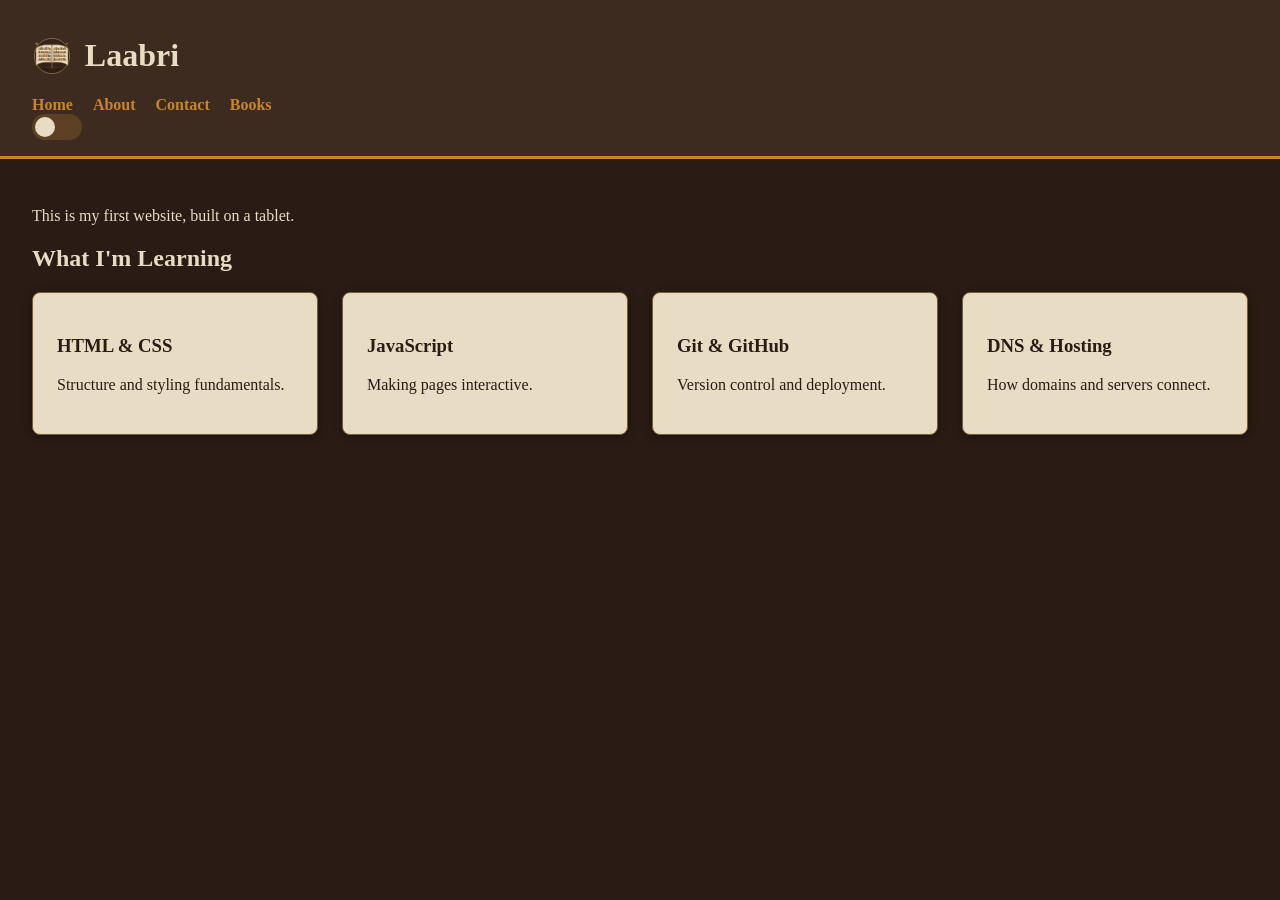
<file: index.html>
<!DOCTYPE html>
<html lang="en">
<head>
  <meta charset="UTF-8">
  <title>Laabri</title>
  <link rel="icon" type="image/svg+xml" href="logo.svg">
  <link rel="stylesheet" href="style.css">
</head>
<body>
  <header>
    <div class="logo-title">
      <img src="logo.svg" alt="Laabri logo" class="logo">
      <h1>Laabri</h1>
    </div>
    <nav>
      <a href="index.html">Home</a>
      <a href="about.html">About</a>
      <a href="contact.html">Contact</a>
      <a href="books.html">Books</a>
    </nav>
    <!--<button id="theme-toggle">Toggle Dark Mode</button> This is a dark mode button-->
    <label class="switch">
      <input type="checkbox" id="theme-toggle">
      <span class="slider"></span>
    </label>
  </header>

  <main>
    <p>This is my first website, built on a tablet.</p>
    <h2>What I'm Learning</h2>
    <div class="card-grid">
      <div class="card">
        <h3>HTML & CSS</h3>
        <p>Structure and styling fundamentals.</p>
      </div>
    <div class="card">
      <h3>JavaScript</h3>
      <p>Making pages interactive.</p>
    </div>
    <div class="card">
      <h3>Git & GitHub</h3>
      <p>Version control and deployment.</p>
    </div>
    <div class="card">
      <h3>DNS & Hosting</h3>
      <p>How domains and servers connect.</p>
    </div>
    </div>
  </main>
<script src="script.js"></script>  
</body>
</html>
</file>
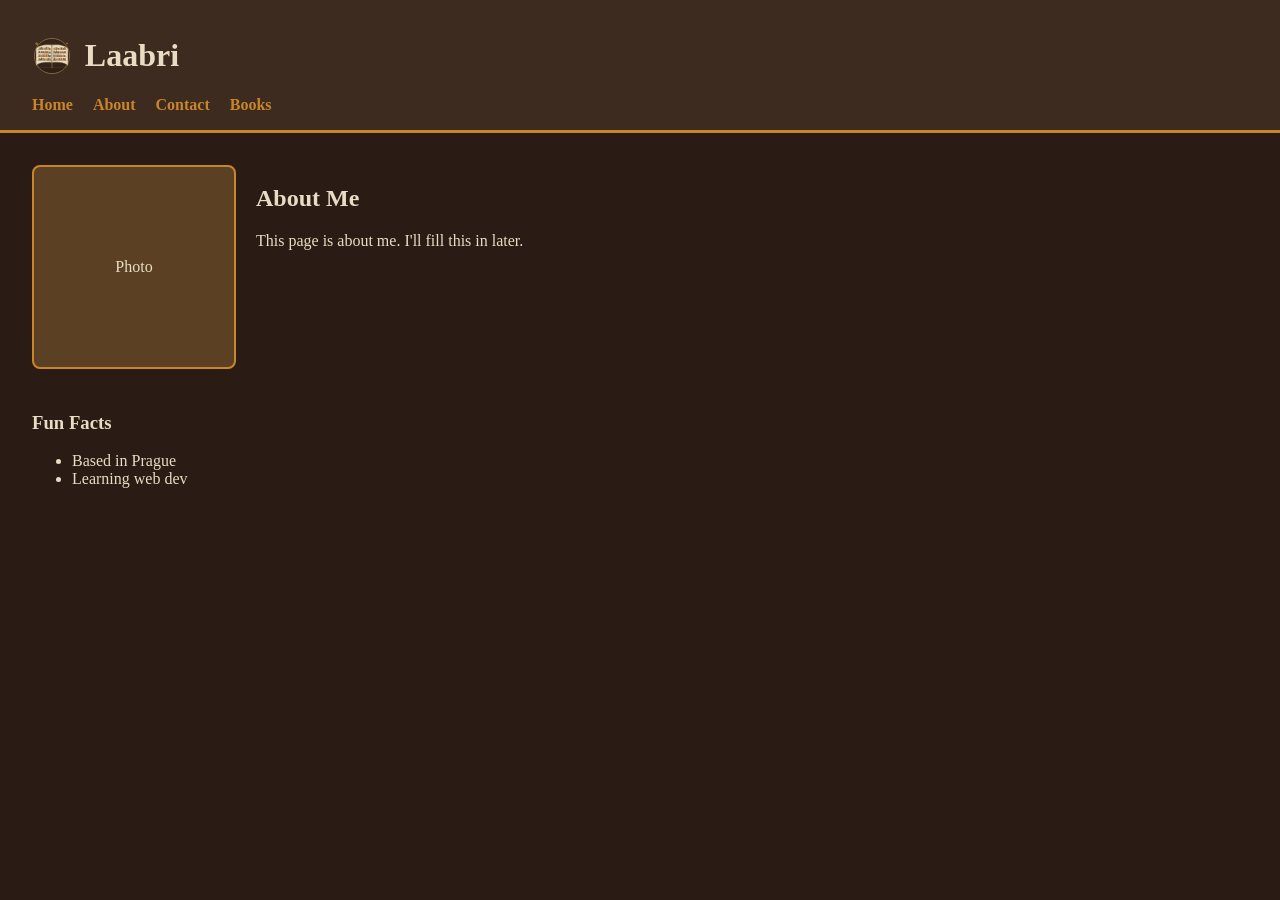
<file: about.html>
<!DOCTYPE html>
<html lang="en">
<head>
  <meta charset="UTF-8">
  <title>About Me</title>
  <link rel="icon" type="image/svg+xml" href="logo.svg">
  <link rel="stylesheet" href="style.css">
</head>
<body>
  <header>
    <div class="logo-title">
      <img src="logo.svg" alt="Laabri logo" class="logo">
      <h1>Laabri</h1>
    </div>
    <nav>
      <a href="index.html">Home</a>
      <a href="about.html">About</a>
      <a href="contact.html">Contact</a>
      <a href="books.html">Books</a>
    </nav>
  </header>

<main class="about-layout">
  <div class="area-photo">
    <div class="photo-placeholder">Photo</div>
  </div>
  <div class="area-text">
    <h2>About Me</h2>
    <p>This page is about me. I'll fill this in later.</p>
  </div>
  <div class="area-extra">
    <h3>Fun Facts</h3>
    <ul>
      <li>Based in Prague</li>
      <li>Learning web dev</li>
    </ul>
  </div>
</main>
</body>
</html>
</file>
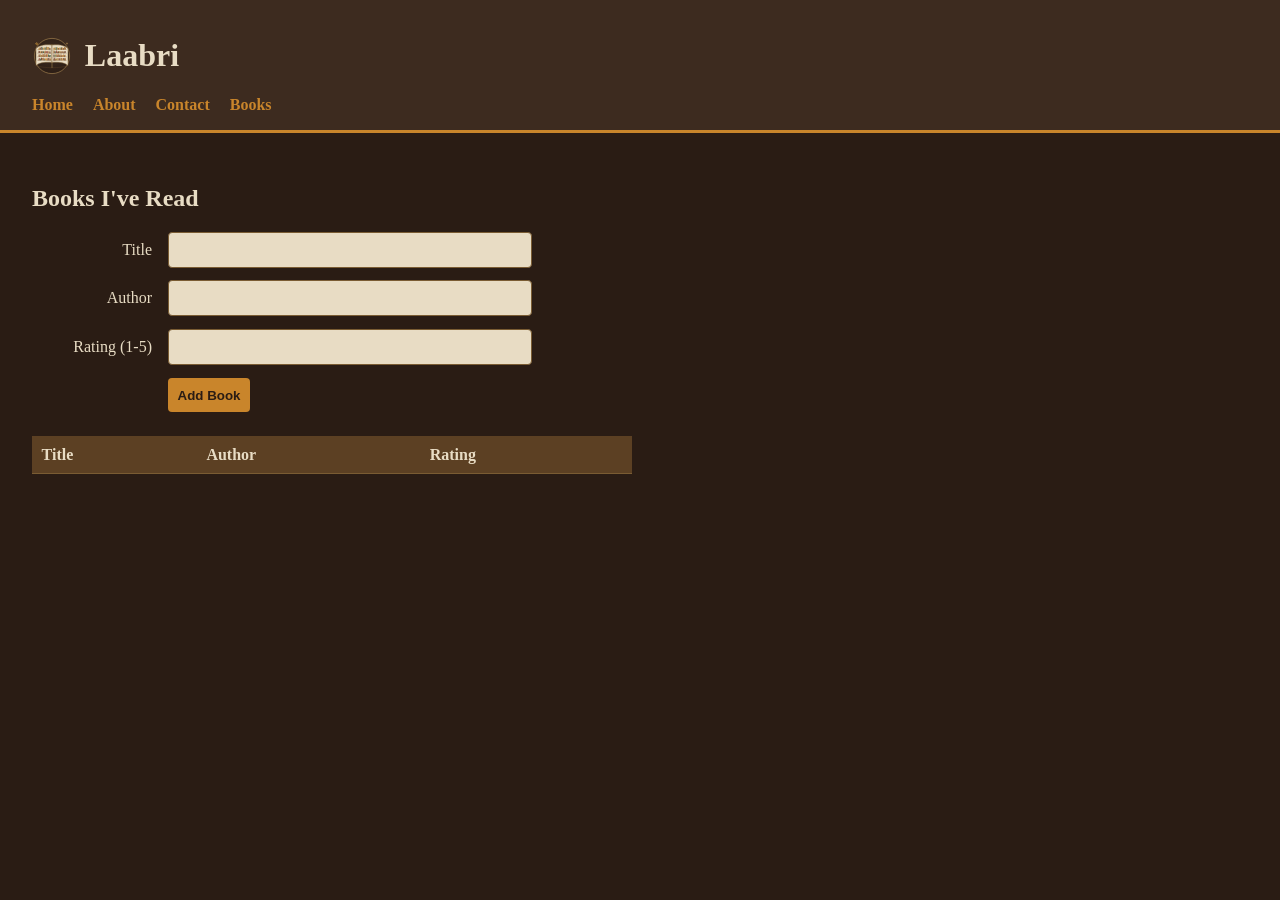
<file: books.html>
<!DOCTYPE html>
<html lang="en">
<head>
  <meta charset="UTF-8">
  <title>Books</title>
  <link rel="icon" type="image/svg+xml" href="logo.svg">
  <link rel="stylesheet" href="style.css">
</head>
<body>
  <header>
    <div class="logo-title">
      <img src="logo.svg" alt="Laabri logo" class="logo">
      <h1>Laabri</h1>
    </div>
    <nav>
      <a href="index.html">Home</a>
      <a href="about.html">About</a>
      <a href="contact.html">Contact</a>
      <a href="books.html">Books</a>
    </nav>
  </header>

  <main>
    <h2>Books I've Read</h2>

    <form id="book-form">
      <label for="title">Title</label>
      <input type="text" id="title" required>

      <label for="author">Author</label>
      <input type="text" id="author" required>

      <label for="rating">Rating (1-5)</label>
      <input type="number" id="rating" min="1" max="5" required>

      <button type="submit">Add Book</button>
    </form>

    <table id="book-table">
      <thead>
        <tr>
          <th>Title</th>
          <th>Author</th>
          <th>Rating</th>
        </tr>
      </thead>
      <tbody>
        <!-- rows added by JS -->
      </tbody>
    </table>
  </main>

  <script src="script.js"></script>
</body>
</html>
</file>
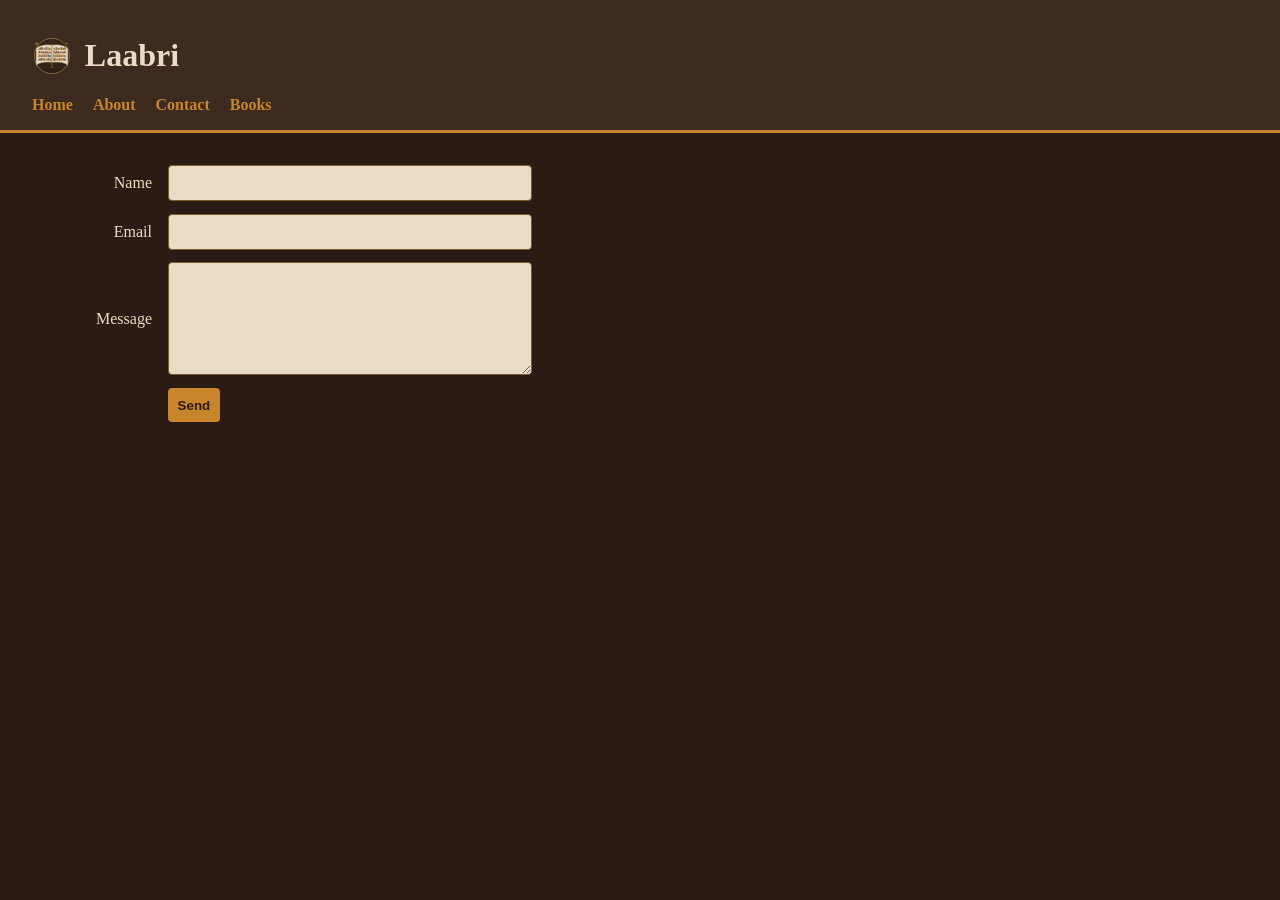
<file: contact.html>
<!DOCTYPE html>
<html lang="en">
<head>
  <meta charset="UTF-8">
  <title>Contact</title>
  <link rel="icon" type="image/svg+xml" href="logo.svg">
  <link rel="stylesheet" href="style.css">
</head>
<body>
  <header>
    <div class="logo-title">
      <img src="logo.svg" alt="Laabri logo" class="logo">
      <h1>Laabri</h1>
    </div>
    <nav>
      <a href="index.html">Home</a>
      <a href="about.html">About</a>
      <a href="contact.html">Contact</a>
      <a href="books.html">Books</a>
    </nav>
  </header>

  <main>
    <form id="contact-form">
      <label for="name">Name</label>
      <input type="text" id="name" name="name" required>

      <label for="email">Email</label>
      <input type="email" id="email" name="email" required>

      <label for="message">Message</label>
      <textarea id="message" name="message" rows="5" required></textarea>

      <button type="submit">Send</button>
    </form>
    <p id="form-status"></p>
  </main>

  <script src="script.js"></script>
</body>
</html>
</file>
<file: style.css>
:root {
  --bg-main: #2a1c14;
  --bg-panel: #3d2b1f;
  --bg-card: #e8dcc4;
  --text-main: #2a1c14;
  --text-light: #e8dcc4;
  --accent-copper: #c9852b;
  --accent-brass: #b08d3f;
  --accent-dark: #5c4023;
  --border-brown: #7a5c33;
}

body {
  font-family: Georgia, 'Times New Roman', serif;
  margin: 0;
  padding: 0;
  background-color: var(--bg-main);
  color: var(--text-light);
}

header {
  background-color: var(--bg-panel);
  color: var(--text-light);
  padding: 1rem 2rem;
  border-bottom: 3px solid var(--accent-copper);
}

.logo-title {
  display: flex;
  align-items: center;
  gap: 0.8rem;
}

.logo {
  width: 40px;
  height: 40px;
}

nav a {
  color: var(--accent-copper);
  margin-right: 1rem;
  text-decoration: none;
  font-weight: bold;
}

nav a:hover {
  color: var(--accent-brass);
  text-decoration: underline;
}

main {
  padding: 2rem;
  color: var(--text-light);
}

/* Dark mode toggle switch */
.switch {
  position: relative;
  display: inline-block;
  width: 50px;
  height: 26px;
}

.switch input {
  opacity: 0;
  width: 0;
  height: 0;
}

.slider {
  position: absolute;
  cursor: pointer;
  top: 0; left: 0; right: 0; bottom: 0;
  background-color: var(--accent-dark);
  border-radius: 26px;
  transition: 0.3s;
}

.slider::before {
  position: absolute;
  content: "";
  height: 20px;
  width: 20px;
  left: 3px;
  bottom: 3px;
  background-color: var(--text-light);
  border-radius: 50%;
  transition: 0.3s;
}

input:checked + .slider {
  background-color: var(--accent-copper);
}

input:checked + .slider::before {
  transform: translateX(24px);
}

body.dark-mode {
  background-color: #1a120c;
  color: #d8c9a3;
}

body.dark-mode header {
  background-color: #120c08;
}

/* Cards */
.card-grid {
  display: grid;
  grid-template-columns: repeat(auto-fit, minmax(200px, 1fr));
  gap: 1.5rem;
  margin-top: 1rem;
}

.card {
  background: var(--bg-card);
  color: var(--text-main);
  border-radius: 8px;
  padding: 1.5rem;
  box-shadow: 0 2px 8px rgba(0,0,0,0.4);
  border: 1px solid var(--border-brown);
}

/* About page grid layout */
.about-layout {
  display: grid;
  grid-template-columns: 200px 1fr;
  grid-template-areas:
    "photo text"
    "extra extra";
  gap: 1.5rem;
}

.area-photo { grid-area: photo; }
.area-text  { grid-area: text; }
.area-extra { grid-area: extra; }

.photo-placeholder {
  width: 200px;
  height: 200px;
  background-color: var(--accent-dark);
  display: flex;
  align-items: center;
  justify-content: center;
  border-radius: 8px;
  color: var(--text-light);
  border: 2px solid var(--accent-copper);
}

@media (max-width: 600px) {
  .about-layout {
    grid-template-columns: 1fr;
    grid-template-areas:
      "photo"
      "text"
      "extra";
  }
}

/* Forms */
form {
  display: grid;
  grid-template-columns: 120px 1fr;
  gap: 0.8rem 1rem;
  max-width: 500px;
  align-items: center;
}

form label {
  text-align: right;
  color: var(--text-light);
}

form input, form textarea {
  padding: 0.5rem;
  font-size: 1rem;
  border: 1px solid var(--border-brown);
  border-radius: 4px;
  background-color: var(--bg-card);
  color: var(--text-main);
}

form button {
  grid-column: 2;
  padding: 0.6rem;
  background-color: var(--accent-copper);
  color: var(--bg-main);
  border: none;
  border-radius: 4px;
  cursor: pointer;
  font-weight: bold;
  width: fit-content;
}

form button:hover {
  background-color: var(--accent-brass);
}

@media (max-width: 500px) {
  form {
    grid-template-columns: 1fr;
  }
  form label {
    text-align: left;
  }
}

/* Table */
table {
  width: 100%;
  max-width: 600px;
  border-collapse: collapse;
  margin-top: 1.5rem;
}

th, td {
  text-align: left;
  padding: 0.6rem;
  border-bottom: 1px solid var(--border-brown);
}

th {
  background-color: var(--accent-dark);
  color: var(--text-light);
}

td {
  background-color: var(--bg-panel);
  color: var(--text-light);
}
</file>
